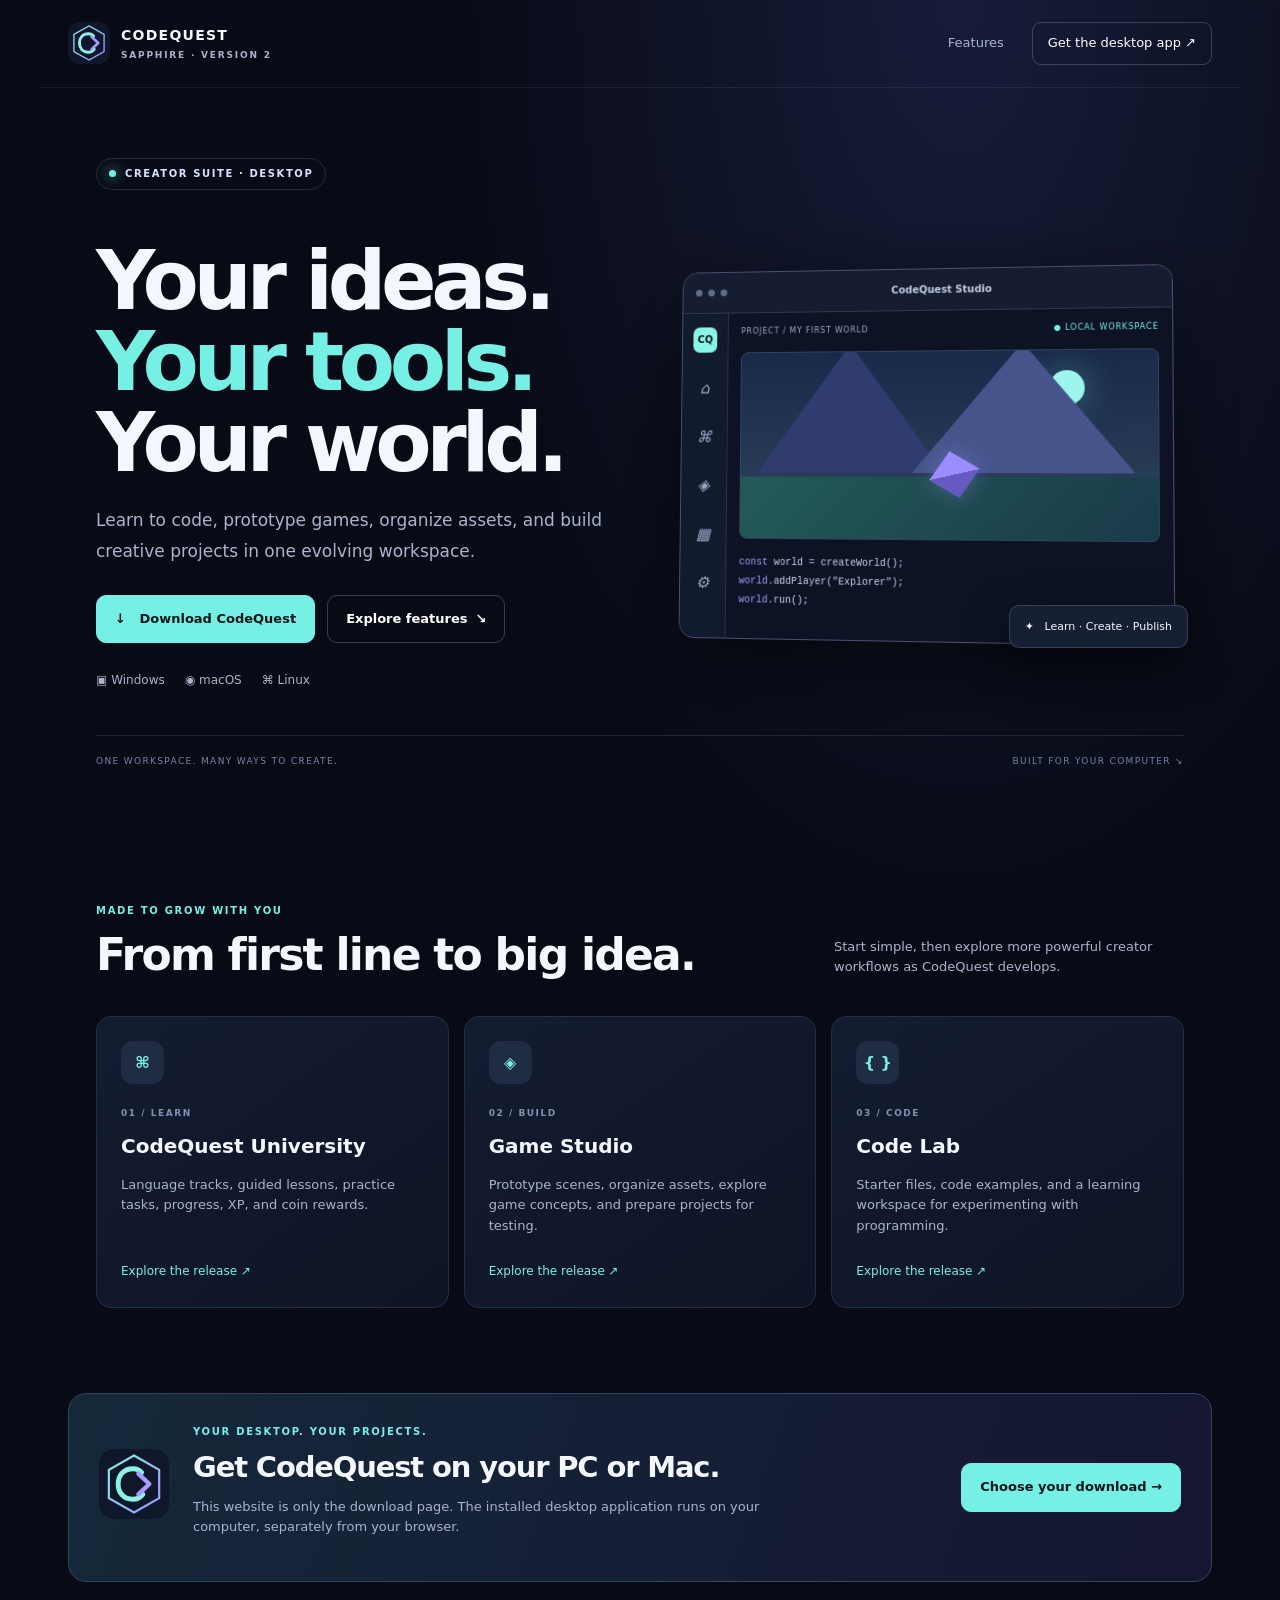
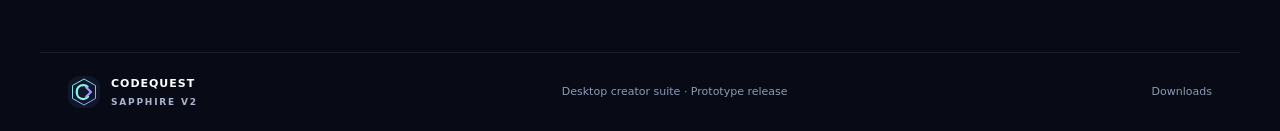
<file: index.html>
<!doctype html>
<html lang="en"><head><meta charset="utf-8"><meta name="viewport" content="width=device-width,initial-scale=1"><meta name="theme-color" content="#080b16"><title>CodeQuest Sapphire — Desktop Creator Suite</title><meta name="description" content="Download CodeQuest Sapphire for Windows, macOS, or Linux."><link rel="icon" href="assets/cq-mark.svg" type="image/svg+xml"><link rel="stylesheet" href="site.css"></head>
<body><header><a class="brand" href="index.html"><img src="assets/cq-mark.svg" alt="" width="42" height="42"><span>CODEQUEST<small>SAPPHIRE · VERSION 2</small></span></a><nav><a href="#features">Features</a><a href="downloads.html" class="nav-cta">Get the desktop app ↗</a></nav></header>
<main><section class="hero"><div class="pill"><i></i> CREATOR SUITE · DESKTOP</div><div class="hero-grid"><div><h1>Your ideas.<br><em>Your tools.</em><br>Your world.</h1><p class="lead">Learn to code, prototype games, organize assets, and build creative projects in one evolving workspace.</p><div class="actions"><a class="button" href="downloads.html">↓ &nbsp; Download CodeQuest</a><a class="button ghost" href="#features">Explore features <span>↘</span></a></div><div class="platforms"><span>▣ Windows</span><span>◉ macOS</span><span>⌘ Linux</span></div></div><div class="preview" aria-label="Illustration of CodeQuest desktop workspace"><div class="window"><div class="window-bar"><span></span><span></span><span></span><b>CodeQuest Studio</b></div><div class="window-body"><aside><div class="mini-logo">CQ</div><i>⌂</i><i>⌘</i><i>◈</i><i>▦</i><i>⚙</i></aside><div class="workspace"><div class="workspace-top"><span>PROJECT / MY FIRST WORLD</span><span class="live">● LOCAL WORKSPACE</span></div><div class="scene"><div class="sun"></div><div class="mountain m1"></div><div class="mountain m2"></div><div class="ground"></div><div class="cube"></div></div><div class="code-lines"><span>const</span> world = createWorld();<br><span>world</span>.addPlayer("Explorer");<br><span>world</span>.run();</div></div></div></div><div class="float-tag">✦ &nbsp; Learn · Create · Publish</div></div></div><div class="hero-foot"><span>ONE WORKSPACE. MANY WAYS TO CREATE.</span><span>BUILT FOR YOUR COMPUTER ↘</span></div></section>
<section id="features" class="features"><div class="section-head"><div><div class="eyebrow">MADE TO GROW WITH YOU</div><h2>From first line to big idea.</h2></div><p>Start simple, then explore more powerful creator workflows as CodeQuest develops.</p></div><div class="cards"><article><div class="card-icon">⌘</div><div class="card-no">01 / LEARN</div><h3>CodeQuest University</h3><p>Language tracks, guided lessons, practice tasks, progress, XP, and coin rewards.</p><a href="downloads.html">Explore the release ↗</a></article><article><div class="card-icon">◈</div><div class="card-no">02 / BUILD</div><h3>Game Studio</h3><p>Prototype scenes, organize assets, explore game concepts, and prepare projects for testing.</p><a href="downloads.html">Explore the release ↗</a></article><article><div class="card-icon">{ }</div><div class="card-no">03 / CODE</div><h3>Code Lab</h3><p>Starter files, code examples, and a learning workspace for experimenting with programming.</p><a href="downloads.html">Explore the release ↗</a></article></div></section>
<section class="download-band"><div class="band-symbol"><img src="assets/cq-mark.svg" alt="CodeQuest CQ logo"></div><div><div class="eyebrow">YOUR DESKTOP. YOUR PROJECTS.</div><h2>Get CodeQuest on your PC or Mac.</h2><p>This website is only the download page. The installed desktop application runs on your computer, separately from your browser.</p></div><a class="button" href="downloads.html">Choose your download →</a></section></main><footer><a class="brand footer-brand" href="index.html"><img src="assets/cq-mark.svg" alt="" width="32" height="32"><span>CODEQUEST<small>SAPPHIRE V2</small></span></a><span>Desktop creator suite · Prototype release</span><a href="downloads.html">Downloads</a></footer></body></html>
</file>
<file: site.css>
*{box-sizing:border-box} :root{color-scheme:dark;--bg:#080b16;--panel:#101629;--line:#252e46;--text:#f5f7ff;--muted:#aab4cc;--cyan:#76f0e4;--violet:#a99bff}html{scroll-behavior:smooth}body{margin:0;background:radial-gradient(ellipse at 75% 0%,#171c3a 0,transparent 38%),var(--bg);color:var(--text);font:16px/1.6 Inter,ui-sans-serif,system-ui,-apple-system,Segoe UI,sans-serif}a{color:inherit;text-decoration:none}header,footer{max-width:1200px;margin:auto;padding:22px 28px;display:flex;align-items:center;justify-content:space-between;gap:22px}header{border-bottom:1px solid #ffffff12}.brand{display:flex;align-items:center;gap:11px;font-weight:850;letter-spacing:.09em;font-size:14px}.brand small{display:block;font-size:9px;letter-spacing:.2em;color:var(--muted);margin-top:2px}.brand img{border-radius:12px}nav{display:flex;align-items:center;gap:28px;color:var(--muted);font-size:13px}.nav-cta{padding:10px 15px;border:1px solid #ffffff30;border-radius:9px;color:white}.hero,.features,.download-main{max-width:1144px;margin:auto;padding:74px 28px}.hero{padding-top:70px}.pill{display:inline-flex;align-items:center;gap:9px;border:1px solid #ffffff20;border-radius:99px;padding:7px 12px;font-size:10px;font-weight:800;letter-spacing:.16em;color:#d9e2ff}.pill i{width:7px;height:7px;border-radius:50%;background:var(--cyan);box-shadow:0 0 14px var(--cyan)}.hero-grid{display:grid;grid-template-columns:1fr 1fr;align-items:center;gap:38px;padding:28px 0 45px}h1{font-size:clamp(48px,7vw,82px);line-height:.99;letter-spacing:-.065em;margin:22px 0}h1 em{font-style:normal;color:var(--cyan)}.lead{font-size:17px;color:var(--muted);max-width:560px;line-height:1.8}.actions{display:flex;gap:12px;flex-wrap:wrap;margin:28px 0}.button{display:inline-flex;justify-content:center;align-items:center;gap:8px;padding:13px 18px;border-radius:10px;background:var(--cyan);color:#07151a;font-weight:850;font-size:13px;border:1px solid var(--cyan);transition:transform .15s,filter .15s}.button:hover{transform:translateY(-2px);filter:brightness(1.08)}.button.ghost{background:transparent;color:white;border-color:#ffffff35}.platforms{display:flex;gap:20px;flex-wrap:wrap;color:#aab4cc;font-size:12px}.preview{position:relative;padding:15px}.window{border:1px solid #49516e;border-radius:16px;overflow:hidden;background:#0d1324;box-shadow:0 30px 100px #0009;transform:perspective(900px) rotateY(-5deg) rotateX(2deg)}.window-bar{height:42px;display:flex;align-items:center;gap:6px;padding:0 13px;background:#161d32;border-bottom:1px solid #303953}.window-bar>span{width:7px;height:7px;border-radius:50%;background:#626d88}.window-bar b{font-size:10px;color:#c4cee5;margin:auto}.window-body{display:flex;min-height:330px}.window-body aside{width:48px;background:#121a2d;border-right:1px solid #29324a;display:flex;align-items:center;flex-direction:column;gap:24px;padding:14px 0;color:#9ba9c7}.mini-logo{font-size:10px;background:#8af4e5;color:#07151a;border-radius:7px;padding:5px;font-weight:900}.workspace{flex:1;padding:13px}.workspace-top{display:flex;justify-content:space-between;font-size:8px;letter-spacing:.1em;color:#99a8c7}.live{color:var(--cyan)}.scene{height:190px;margin:14px 0;background:linear-gradient(#19294a,#273c55 68%,#1d554e 68%);position:relative;overflow:hidden;border:1px solid #34425d;border-radius:8px}.sun{position:absolute;right:17%;top:20px;width:35px;height:35px;background:#9df6eb;border-radius:50%;box-shadow:0 0 35px #6be6df66}.mountain{position:absolute;bottom:35%;width:0;height:0;border-left:95px solid transparent;border-right:95px solid transparent;border-bottom:130px solid #303b70}.m1{left:4%}.m2{left:42%;border-bottom-color:#46548b;border-left-width:110px;border-right-width:110px}.ground{position:absolute;bottom:0;height:33%;width:100%;background:linear-gradient(135deg,#235b59,#193a49)}.cube{position:absolute;bottom:25%;left:48%;width:35px;height:35px;background:linear-gradient(135deg,#9b8cff 0 50%,#665ac1 50%);transform:rotate(30deg) skew(-5deg);box-shadow:0 0 22px #a99bff55}.code-lines{font:10px/1.9 ui-monospace,monospace;color:#c9d3eb}.code-lines span{color:#a99bff}.float-tag{position:absolute;right:-4px;bottom:8px;background:#171f34;border:1px solid #ffffff25;border-radius:10px;padding:12px 15px;font-size:11px;box-shadow:0 15px 40px #0008}.hero-foot{border-top:1px solid #ffffff18;padding-top:18px;display:flex;justify-content:space-between;color:#7785a5;font-size:9px;letter-spacing:.15em}.features{padding-top:60px;padding-bottom:85px}.section-head{display:flex;justify-content:space-between;align-items:end;gap:30px;margin-bottom:25px}.eyebrow,.card-no{font-size:10px;letter-spacing:.17em;color:var(--cyan);font-weight:850}.section-head h2,.download-band h2{font-size:clamp(28px,4vw,44px);letter-spacing:-.04em;line-height:1.1;margin:12px 0}.section-head>p{max-width:350px;color:var(--muted);font-size:13px}.cards,.download-grid{display:grid;grid-template-columns:repeat(3,1fr);gap:15px}.cards article,.download-grid article{padding:24px;background:linear-gradient(145deg,#141c31,#0e1425);border:1px solid var(--line);border-radius:15px}.card-icon{display:grid;place-items:center;width:43px;height:43px;border-radius:12px;background:#202c44;color:var(--cyan);font-weight:900;margin-bottom:22px}.card-no{color:#8390b0;font-size:9px}.cards h3{font-size:20px;margin:9px 0}.cards p,.download-grid p{color:var(--muted);font-size:13px;min-height:62px}.cards article>a{display:inline-block;margin-top:12px;color:var(--cyan);font-size:12px}.download-band{max-width:1144px;margin:0 auto 70px;padding:30px;display:flex;align-items:center;gap:24px;background:linear-gradient(110deg,#15283a,#151630);border:1px solid #35445e;border-radius:18px}.band-symbol img{width:70px;height:70px}.download-band>div:nth-child(2){flex:1}.download-band p{max-width:620px;color:var(--muted);font-size:13px}.download-band h2{font-size:29px}.download-band .button{white-space:nowrap}footer{border-top:1px solid #ffffff15;color:#8e9ab6;font-size:11px}.footer-brand{color:white;font-size:11px}.download-main{min-height:78vh;padding-top:42px}.back{display:inline-block;color:var(--muted);font-size:12px;margin-bottom:30px}.download-main h1{font-size:clamp(48px,7vw,70px);margin-bottom:12px}.download-main>.lead{max-width:740px}.download-grid{margin:35px 0 24px}.download-grid article{display:flex;flex-direction:column;align-items:flex-start}.download-grid h2{font-size:21px;margin:12px 0 0}.download-grid p{min-height:0;margin:5px 0 22px}.download-grid .button{width:100%;font-size:12px;padding:12px 8px}.download-grid small{color:#aab4cc;font-size:10px;margin-top:12px}.os-icon{font-size:28px;color:var(--cyan)}.notice{padding:18px 20px;background:#211c2c;border:1px solid #57425c;border-radius:12px;color:#e7dff2;font-size:12px}.notice b{font-size:14px}.notice p{margin-bottom:0;color:#c9bdd8}.steps{margin-top:35px;border-top:1px solid var(--line);padding-top:22px}.steps h2{font-size:22px}.steps li{padding:5px 0;color:var(--muted);font-size:13px}.steps code,.notice code{font-family:ui-monospace,monospace;color:var(--cyan);background:#080d1a;padding:3px 5px;border-radius:4px}.fine{font-size:11px;color:#8895b2}@media(max-width:760px){header,footer{padding:17px 18px}.brand{font-size:12px}nav{gap:13px;font-size:11px}.nav-cta{padding:8px}.hero,.features,.download-main{padding-left:18px;padding-right:18px}.hero-grid{grid-template-columns:1fr;padding-top:20px}.preview{max-width:520px;width:100%;margin:auto}.window-body{min-height:260px}.scene{height:145px}.section-head{display:block}.cards,.download-grid{grid-template-columns:1fr}.cards p{min-height:0}.download-band{margin:0 18px 45px;flex-wrap:wrap;padding:22px}.download-band .button{width:100%}.hero-foot{gap:15px;font-size:8px}.platforms{gap:12px}}@media(max-width:420px){nav>a:first-child{display:none}h1{font-size:51px}.hero{padding-top:45px}.float-tag{right:0;font-size:9px}.window-body aside{width:38px}.workspace{padding:9px}.workspace-top{font-size:6px}}
</file>
